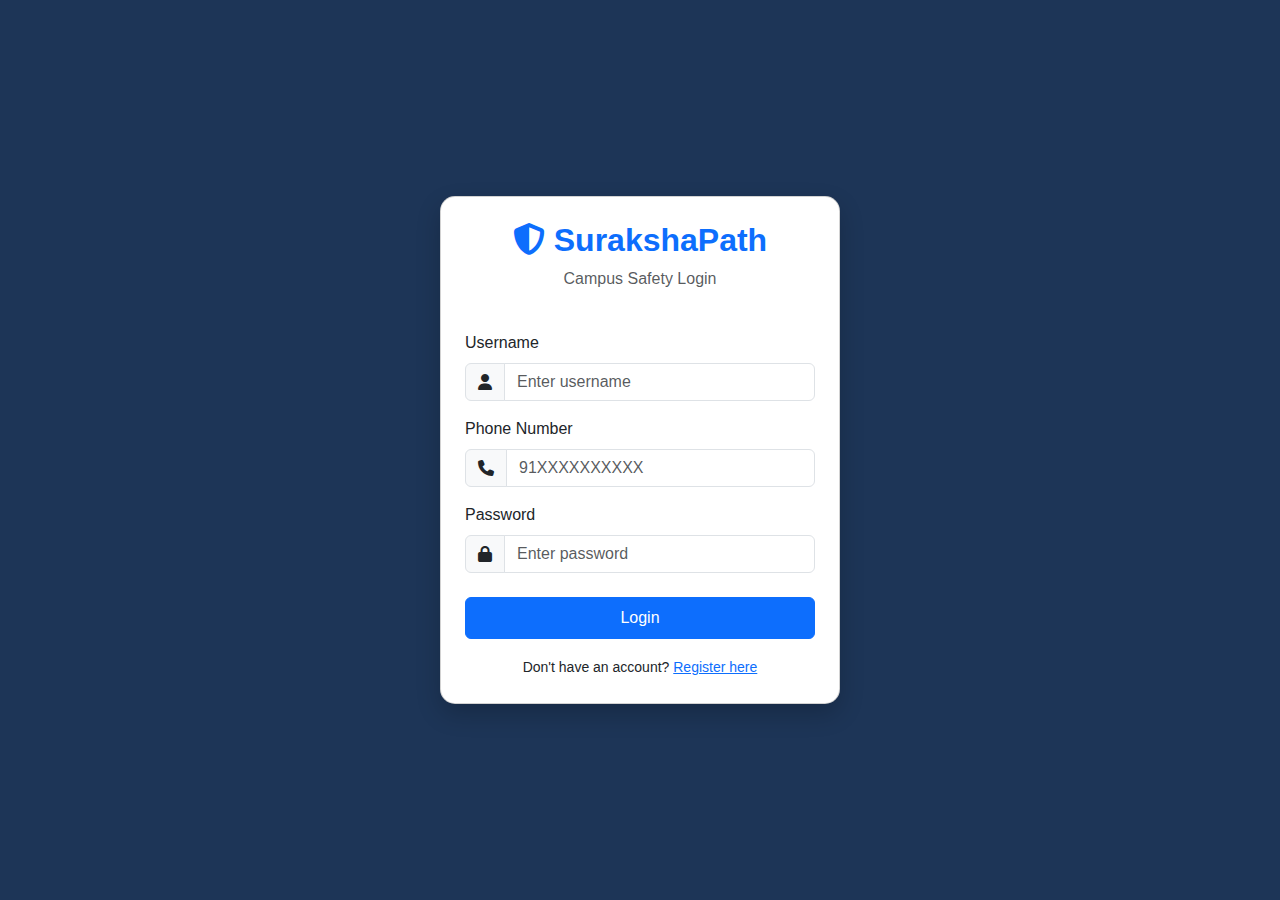
<file: login.html>
<!DOCTYPE html>
<html lang="en">
<head>
    <meta charset="UTF-8">
    <meta name="viewport" content="width=device-width, initial-scale=1.0">
    <title>Login | SurakshaPath</title>
    <!-- Bootstrap 5 CSS -->
    <link href="https://cdn.jsdelivr.net/npm/bootstrap@5.3.0/dist/css/bootstrap.min.css" rel="stylesheet">
    <!-- FontAwesome -->
    <link rel="stylesheet" href="https://cdnjs.cloudflare.com/ajax/libs/font-awesome/6.4.0/css/all.min.css">
    <!-- Custom CSS -->
    <link rel="stylesheet" href="styles.css">
</head>
<body class="login-page">

    <div class="container">
        <div class="card login-card p-4">
            <div class="text-center mb-4">
                <h2 class="text-primary fw-bold"><i class="fas fa-shield-alt"></i> SurakshaPath</h2>
                <p class="text-muted">Campus Safety Login</p>
            </div>
            
            <form id="loginForm" onsubmit="handleLogin(event)">
                <div class="mb-3">
                    <label class="form-label">Username</label>
                    <div class="input-group">
                        <span class="input-group-text"><i class="fas fa-user"></i></span>
                        <input type="text" class="form-control" id="username" placeholder="Enter username" required>
                    </div>
                </div>

                <div class="mb-3">
                    <label class="form-label">Phone Number</label>
                    <div class="input-group">
                        <span class="input-group-text"><i class="fas fa-phone"></i></span>
                        <input type="tel" class="form-control" id="phone" placeholder="91XXXXXXXXXX" required>
                    </div>
                </div>

                <div class="mb-4">
                    <label class="form-label">Password</label>
                    <div class="input-group">
                        <span class="input-group-text"><i class="fas fa-lock"></i></span>
                        <input type="password" class="form-control" id="password" placeholder="Enter password" required>
                    </div>
                </div>

                <button type="submit" class="btn btn-primary w-100 py-2">Login</button>
                
                <div class="text-center mt-3">
                    <small>Don't have an account? <a href="register.html">Register here</a></small>
                </div>
            </form>
        </div>
    </div>

    <script>
        function handleLogin(event) {
            event.preventDefault();
            // Redirect to the main app
            window.location.href = "index.html";
        }
    </script>
</body>
</html>
</file>
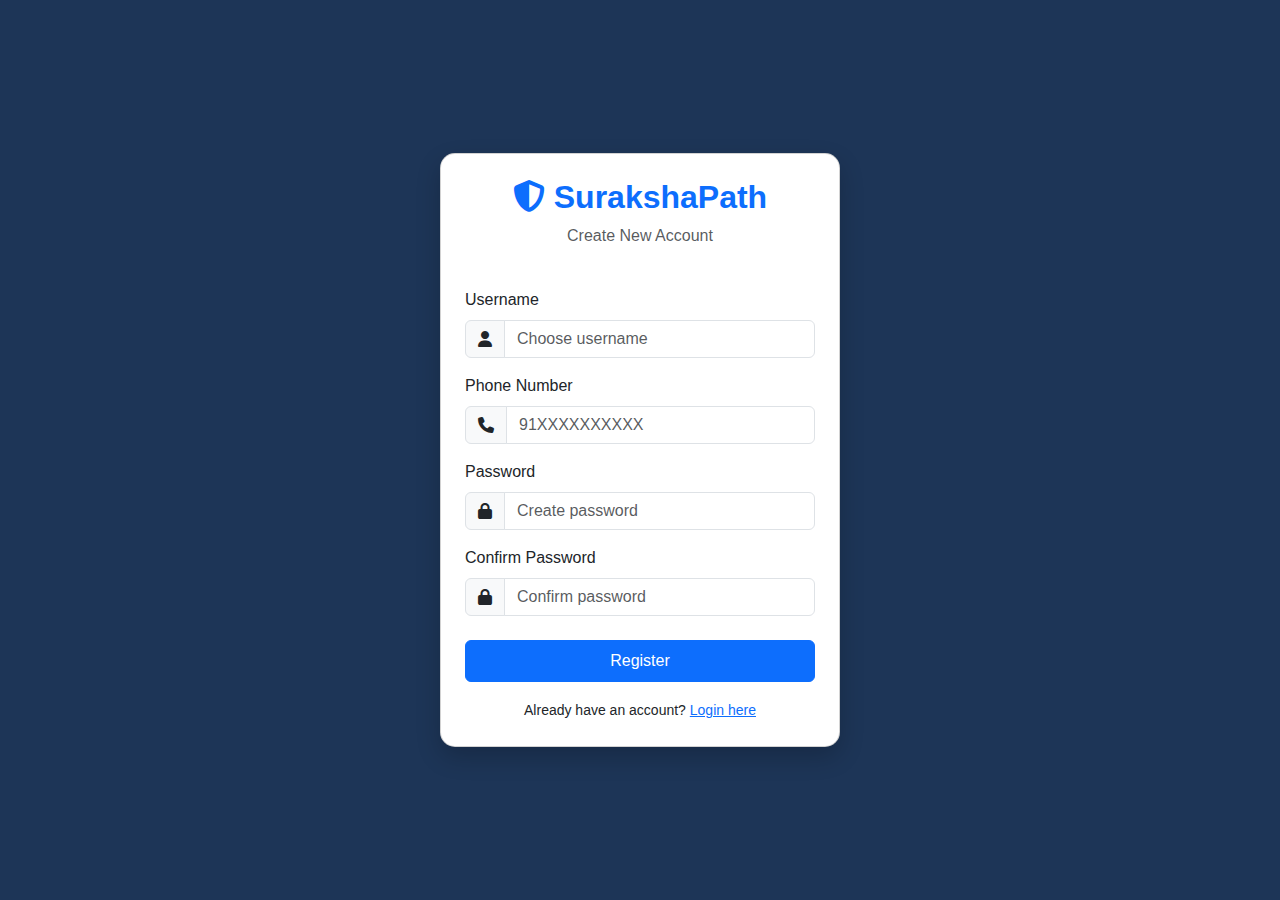
<file: register.html>
<!DOCTYPE html>
<html lang="en">
<head>
    <meta charset="UTF-8">
    <meta name="viewport" content="width=device-width, initial-scale=1.0">
    <title>Register | SurakshaPath</title>
    <!-- Bootstrap 5 CSS -->
    <link href="https://cdn.jsdelivr.net/npm/bootstrap@5.3.0/dist/css/bootstrap.min.css" rel="stylesheet">
    <!-- FontAwesome -->
    <link rel="stylesheet" href="https://cdnjs.cloudflare.com/ajax/libs/font-awesome/6.4.0/css/all.min.css">
    <!-- Custom CSS -->
    <link rel="stylesheet" href="styles.css">
</head>
<body class="login-page">

    <div class="container">
        <div class="card login-card p-4">
            <div class="text-center mb-4">
                <h2 class="text-primary fw-bold"><i class="fas fa-shield-alt"></i> SurakshaPath</h2>
                <p class="text-muted">Create New Account</p>
            </div>
            
            <form id="registerForm" onsubmit="handleRegister(event)">
                <div class="mb-3">
                    <label class="form-label">Username</label>
                    <div class="input-group">
                        <span class="input-group-text"><i class="fas fa-user"></i></span>
                        <input type="text" class="form-control" id="regUsername" placeholder="Choose username" required>
                    </div>
                </div>

                <div class="mb-3">
                    <label class="form-label">Phone Number</label>
                    <div class="input-group">
                        <span class="input-group-text"><i class="fas fa-phone"></i></span>
                        <input type="tel" class="form-control" id="regPhone" placeholder="91XXXXXXXXXX" required>
                    </div>
                </div>

                <div class="mb-3">
                    <label class="form-label">Password</label>
                    <div class="input-group">
                        <span class="input-group-text"><i class="fas fa-lock"></i></span>
                        <input type="password" class="form-control" id="regPassword" placeholder="Create password" required>
                    </div>
                </div>

                <div class="mb-4">
                    <label class="form-label">Confirm Password</label>
                    <div class="input-group">
                        <span class="input-group-text"><i class="fas fa-lock"></i></span>
                        <input type="password" class="form-control" id="regConfirmPassword" placeholder="Confirm password" required>
                    </div>
                </div>

                <button type="submit" class="btn btn-primary w-100 py-2">Register</button>
                
                <div class="text-center mt-3">
                    <small>Already have an account? <a href="login.html">Login here</a></small>
                </div>
            </form>
        </div>
    </div>

    <script>
        function handleRegister(event) {
            event.preventDefault();
            const password = document.getElementById('regPassword').value;
            const confirmPassword = document.getElementById('regConfirmPassword').value;

            if (password !== confirmPassword) {
                alert("Passwords do not match!");
                return;
            }

            // Simulate registration success
            alert("Registration Successful! Please Login.");
            window.location.href = "login.html";
        }
    </script>
</body>
</html>
</file>
<file: styles.css>
:root {
    --primary-color: #e63946; /* Urgent Red */
    --secondary-color: #1d3557; /* Trust Blue */
    --accent-color: #a8dadc;
    --safe-color: #2a9d8f;
}

body {
    font-family: 'Segoe UI', Tahoma, Geneva, Verdana, sans-serif;
    background-color: #f8f9fa;
    padding-bottom: 80px;
}

/* Header */
.navbar {
    background-color: var(--secondary-color);
}
.navbar-brand {
    color: white !important;
    font-weight: bold;
}

/* Map Container */
#map {
    height: 40vh;
    width: 100%;
    border-bottom: 5px solid var(--secondary-color);
}

/* SOS Button - Pulsing Animation */
.sos-container {
    text-align: center;
    margin-top: -40px;
    position: relative;
    z-index: 1000;
}

.btn-sos {
    width: 100px;
    height: 100px;
    border-radius: 50%;
    background-color: var(--primary-color);
    color: white;
    font-size: 24px;
    font-weight: bold;
    border: 4px solid white;
    box-shadow: 0 4px 15px rgba(0,0,0,0.3);
    animation: pulse 2s infinite;
}

@keyframes pulse {
    0% { box-shadow: 0 0 0 0 rgba(230, 57, 70, 0.7); }
    70% { box-shadow: 0 0 0 20px rgba(230, 57, 70, 0); }
    100% { box-shadow: 0 0 0 0 rgba(230, 57, 70, 0); }
}

/* Feature Cards */
.feature-card {
    border: none;
    border-radius: 15px;
    box-shadow: 0 4px 6px rgba(0,0,0,0.05);
    transition: transform 0.2s;
    margin-bottom: 15px;
}
.feature-card:active {
    transform: scale(0.98);
}

/* Timer Display */
#timerDisplay {
    font-size: 2rem;
    font-weight: bold;
    color: var(--primary-color);
    display: none;
}

/* Trusted Auto List */
.driver-item {
    display: flex;
    justify-content: space-between;
    align-items: center;
    padding: 10px;
    border-bottom: 1px solid #eee;
}

/* Recording Indicator */
#recordingStatus {
    display: none;
    color: red;
    font-weight: bold;
    animation: blink 1s infinite;
}
@keyframes blink { 50% { opacity: 0; } }

/* --- Login Page Styles --- */
.login-page {
    background-color: var(--secondary-color);
    padding-bottom: 0; /* Override body padding */
    display: flex;
    align-items: center;
    justify-content: center;
    min-height: 100vh;
}

.login-card {
    width: 100%;
    max-width: 400px;
    border-radius: 15px;
    box-shadow: 0 10px 25px rgba(0,0,0,0.2);
    margin: auto;
}
</file>
